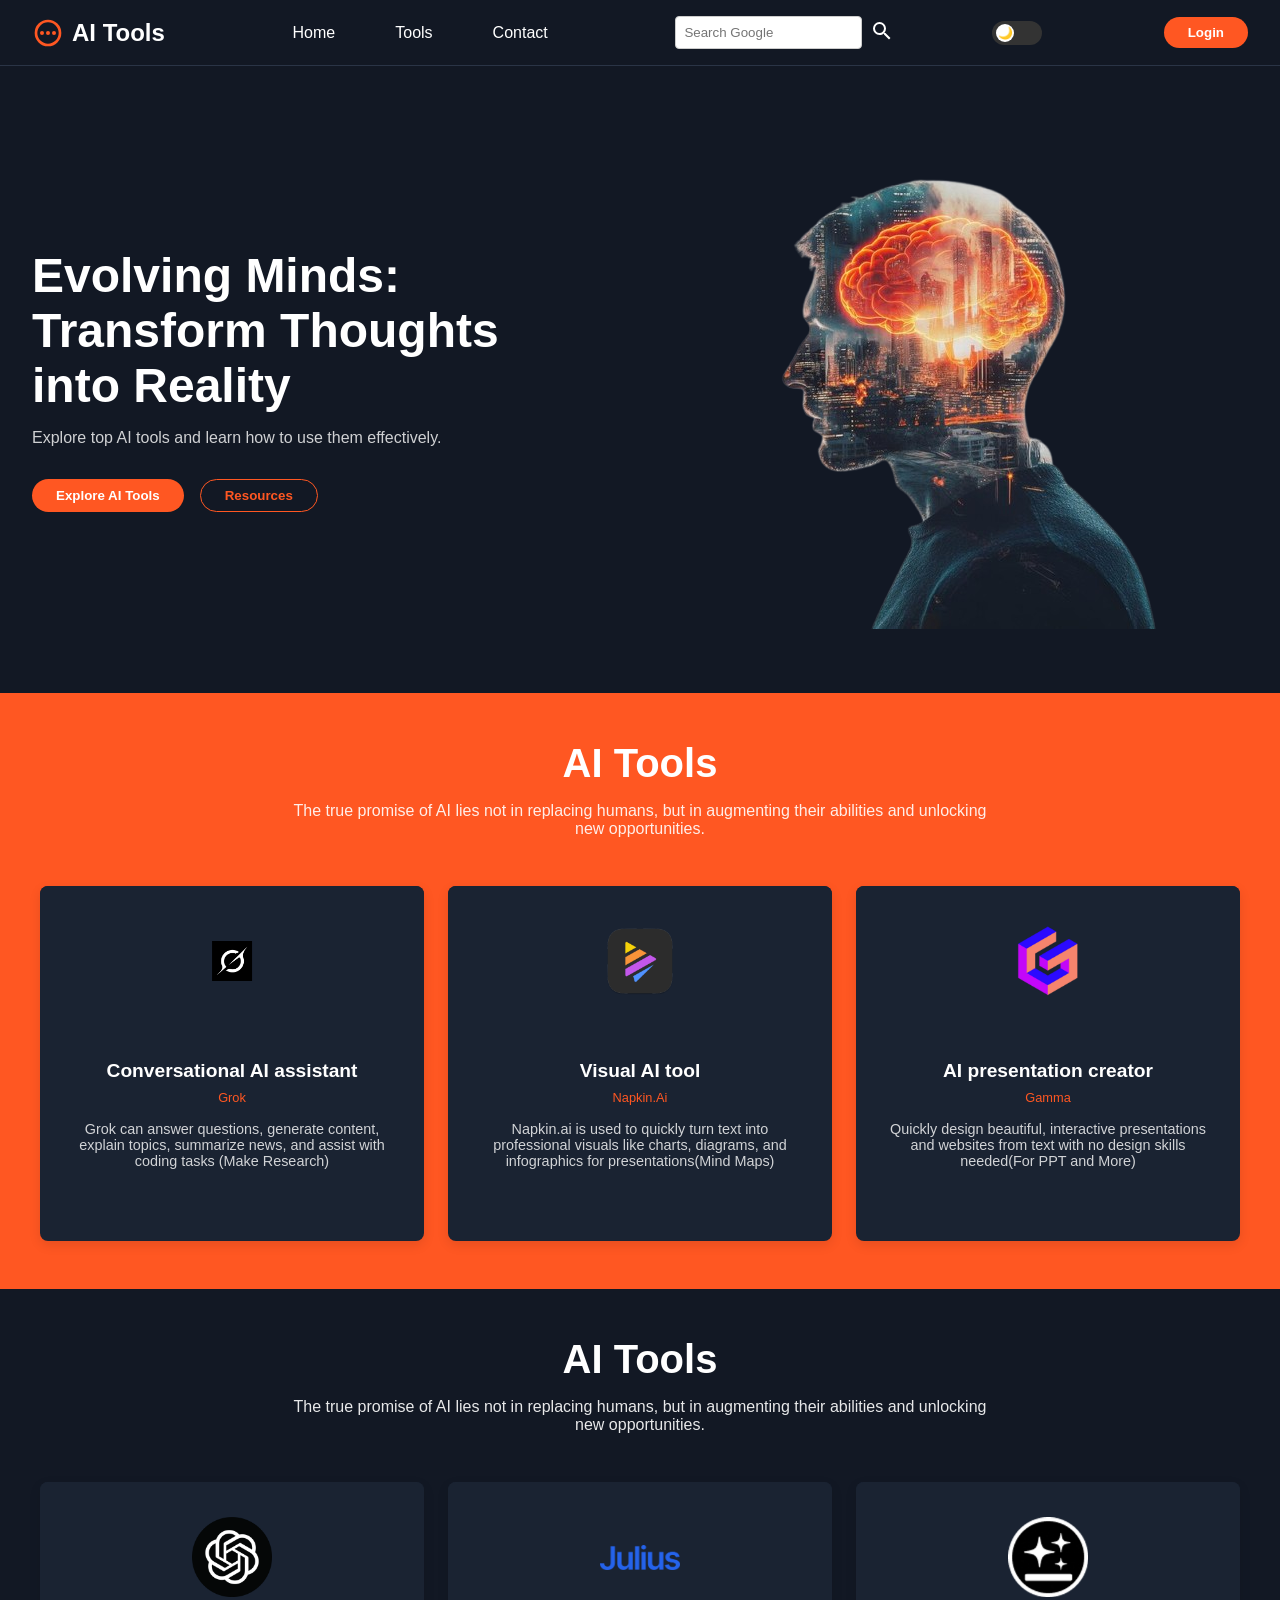
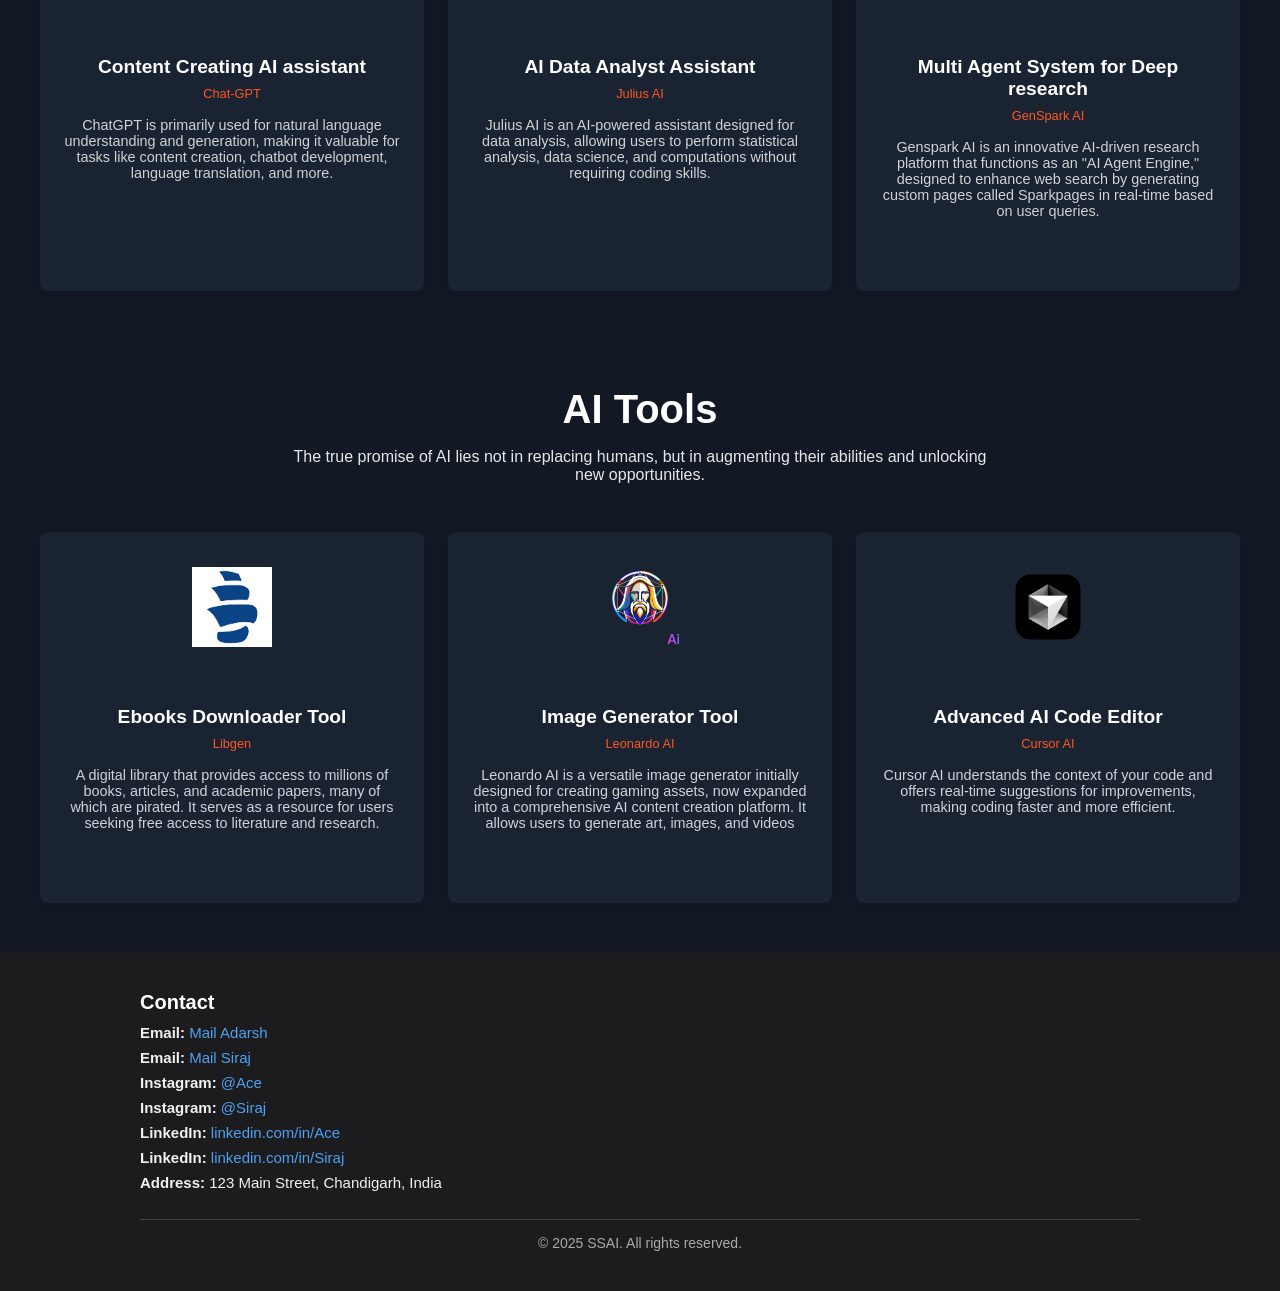
<file: index.html>
<!DOCTYPE html>
<html lang="en">

<head>
    <meta charset="UTF-8">
    <meta name="viewport" content="width=device-width, initial-scale=1.0">
    <title>AI Tools</title>
    <link rel="stylesheet" href="style.css">
</head>

<body>
    <header style="background-color: #121824;">
        <div class="logo">
            <svg class="logo-img" viewBox="0 0 24 24" fill="var(--primary-color)">
                <path
                    d="M12,2A10,10 0 0,1 22,12A10,10 0 0,1 12,22A10,10 0 0,1 2,12A10,10 0 0,1 12,2M12,4A8,8 0 0,0 4,12A8,8 0 0,0 12,20A8,8 0 0,0 20,12A8,8 0 0,0 12,4M12,10.5A1.5,1.5 0 0,1 13.5,12A1.5,1.5 0 0,1 12,13.5A1.5,1.5 0 0,1 10.5,12A1.5,1.5 0 0,1 12,10.5M7.5,10.5A1.5,1.5 0 0,1 9,12A1.5,1.5 0 0,1 7.5,13.5A1.5,1.5 0 0,1 6,12A1.5,1.5 0 0,1 7.5,10.5M16.5,10.5A1.5,1.5 0 0,1 18,12A1.5,1.5 0 0,1 16.5,13.5A1.5,1.5 0 0,1 15,12A1.5,1.5 0 0,1 16.5,10.5Z" />
            </svg>
            AI Tools
        </div>
        <nav>
            <ul>
                <li><a href="#" class="active">Home</a></li>
                <li><a href="#features">Tools</a></li>
                <li><a href="#footer">Contact</a></li>
            </ul>
        </nav>
      
            <div class="right-nav">
                <form action="https://www.google.com/search" method="get" style="display: flex; align-items: center;">
                    <input type="text" name="q" placeholder="Search Google" style="padding: 8px; border: 1px solid #ccc; border-radius: 4px; margin-right: 8px;">
                    <button type="submit" style="background: none; border: none; cursor: pointer;">
                        <svg viewBox="0 0 24 24" width="24" height="24" fill="var(--text-color)">
                            <path
                                d="M15.5 14h-.79l-.28-.27A6.471 6.471 0 0 0 16 9.5 6.5 6.5 0 1 0 9.5 16c1.61 0 3.09-.59 4.23-1.57l.27.28v.79l5 4.99L20.49 19l-4.99-5zm-6 0C7.01 14 5 11.99 5 9.5S7.01 5 9.5 5 14 7.01 14 9.5 11.99 14 9.5 14z" />
                        </svg>
                    </button>
                </form>
            </div>
            <label class="theme-toggle">
                <input type="checkbox" id="theme-toggle">
                <span class="toggle-slider"></span>
            </label>
            <a href="login.html" style="text-decoration: none; color: inherit;">
            <button class="btn btn-primary">Login</button>
        </a>
        </div>
    </header>

    <main>
        <section class="hero">
            <div class="hero-content">
                <h1>Evolving Minds: Transform Thoughts into Reality</h1>
                <p>Explore top AI tools and learn how to use them effectively.</p>
                <div class="hero-buttons">
                    <button class="btn btn-primary">Explore AI Tools</button>
                    <button class="btn btn-secondary">Resources</button>
                </div>
            </div>
            <div class="hero-image">
                <img src="head.png" alt="AI profile visualization">
            </div>
        </section>

        <section id="features" class="features">
            <h2>AI Tools</h2>
            <p>The true promise of AI lies not in replacing humans, but in augmenting their abilities and unlocking
                new opportunities.</p>

            <div class="cards">
                <div class="card">
                    <div class="card-image">
                        <img src="grok12.png" alt="Grok">
                    </div>

                    <a href="https://grok.com/" style="text-decoration: none; color: inherit;">
    
                    
                    <div class="card-content" >
                        <h3>Conversational AI assistant</h3>
                        <div class="subtitle">Grok</div>
                        <p>Grok can answer questions, generate content, explain topics, summarize news, and assist with coding tasks (Make Research)</p>
                    </div>
                </a>
                </div>

                <div class="card">
                    <div class="card-image">
                        <img src="napkin.png" alt="Napkin.ai" height="100">
                    </div>
                    <a href="https://www.napkin.ai/" style="text-decoration: none; color: inherit;">
                    <div class="card-content">
                        <h3>Visual AI tool</h3>
                        <div class="subtitle">Napkin.Ai</div>
                        <p>Napkin.ai is used to quickly turn text into professional visuals like charts, diagrams, and infographics for presentations(Mind Maps)</p>
                    </div>
                    </a>
                </div>

                <div class="card">
                    <div class="card-image">
                        <img src="gamma-1.png" alt="Gamma" width="100">
                    </div>
                    <a href="https://gamma.app/" style="text-decoration: none; color: inherit;">
                    <div class="card-content">
                        <h3>AI presentation creator</h3>
                        <div class="subtitle">Gamma</div>
                        <p>Quickly design beautiful, interactive presentations and websites from text with no design skills needed(For PPT and More)</p>
                    </div>
                
                </a>
                </div>
            
            </div>
        </section>


        <section class="job" >
            <h2>AI Tools</h2>
            <p>The true promise of AI lies not in replacing humans, but in augmenting their abilities and unlocking
                new opportunities.</p>

            <div class="cards">
                <div class="card">
                    <div class="card-image">
                        <img src="chatgpt1.png" alt="chatgpt1">
                    </div>
                    <a href="https://chatgpt.com/" style="text-decoration: none; color: inherit;">
                    <div class="card-content">
                        <h3>Content Creating AI assistant</h3>
                        <div class="subtitle">Chat-GPT</div>
                        <p>ChatGPT is primarily used for natural language understanding and generation, making it valuable for tasks like content creation, chatbot development, language translation, and more.</p>
                    </div>
                    </a>
                </div>

                <div class="card">
                    <div class="card-image">
                        <img src="julius.png" alt="julius" >
                    </div>
                    <a href="https://julius.ai/" style="text-decoration: none; color: inherit;">
                    <div class="card-content">
                        <h3>AI Data Analyst Assistant</h3>
                        <div class="subtitle">Julius AI</div>
                        <p>Julius AI is an AI-powered assistant designed for data analysis, allowing users to perform statistical analysis, data science, and computations without requiring coding skills.</p>
                    </div>
                </a>
                </div>

                <div class="card">
                    <div class="card-image">
                        <img src="genspark.png" alt="genspark">
                    </div>
                    <a href="https://www.genspark.ai/" style="text-decoration: none; color: inherit;">
                    <div class="card-content">
                        <h3>Multi Agent System for Deep research</h3>
                        <div class="subtitle">GenSpark AI</div>
                        <p>Genspark AI is an innovative AI-driven research platform that functions as an "AI Agent Engine," designed to enhance web search by generating custom pages called Sparkpages in real-time based on user queries.</p>
                    </div>
                </a>
                </div>
            </div>
            
        </section>
        
        <section class="features2">
            <h2>AI Tools</h2>
            <p>The true promise of AI lies not in replacing humans, but in augmenting their abilities and unlocking
                new opportunities.</p>

            <div class="cards">
                <div class="card">
                    <div class="card-image">
                        <img src="libgen.png" alt="libgen">
                    </div>
                    <a href="https://libgen.is/" style="text-decoration: none; color: inherit;">
                    <div class="card-content">
                        <h3>Ebooks Downloader Tool</h3>
                        <div class="subtitle">Libgen</div>
                        <p>A digital library that provides access to millions of books, articles, and academic papers, many of which are pirated. It serves as a resource for users seeking free access to literature and research.</p>
                    </div>
                </a>
                </div>

                <div class="card">
                    <div class="card-image">
                        <img src="leonardo.png" alt="leonardo" >
                    </div>
                    <a href="https://leonardo.ai/" style="text-decoration: none; color: inherit;">
                    <div class="card-content">
                        <h3>Image Generator Tool</h3>
                        <div class="subtitle">Leonardo AI</div>
                        <p>Leonardo AI is a versatile image generator initially designed for creating gaming assets, now expanded into a comprehensive AI content creation platform. It allows users to generate art, images, and videos</p>
                    </div>
                    </a>
                </div>

                <div class="card">
                    <div class="card-image">
                        <img src="cursor.png" alt="cursor" height="100px">
                    </div>
                    <a href="https://www.cursor.com/" style="text-decoration: none; color: inherit;">
                    <div class="card-content">
                        <h3>Advanced AI Code Editor</h3>
                        <div class="subtitle">Cursor AI</div>
                        <p> Cursor AI understands the context of your code and offers real-time suggestions for improvements, making coding faster and more efficient.
                    </div>
                    </a>
                </div>
            </div>
        </section>




        <!-- <footer>
            <section class="features" >
                
                
                    <div style="height: 200px;">
                        
                
                </div>
            </section>
        </footer> -->

        <footer id="footer" class="footer">
            <div class="footer-container">
              <div class="footer-contact">
                <h3>Contact</h3>
                <ul>
                  <li><strong>Email:</strong> <a href="adarshsinght56@gmail.com">Mail Adarsh</a></li>
                  <li><strong>Email:</strong> <a href="dasherthedeadly@gmail.com">Mail Siraj</a></li>
                  <li><strong>Instagram:</strong> <a href="https://www.instagram.com/ace_3_6_0?igsh=NmNxd3Bpem82bWp4" target="_blank">@Ace</a></li>
                  <li><strong>Instagram:</strong> <a href="https://www.instagram.com/siraj_.432?igsh=MWZmbno0dHg5Z2c3Nw==" target="_blank">@Siraj</a></li>
                  <li><strong>LinkedIn:</strong> <a href="https://www.linkedin.com/in/adarsh-kumar-singh-3685ab359?utm_source=share&utm_campaign=share_via&utm_content=profile&utm_medium=android_app" target="_blank">linkedin.com/in/Ace</a></li>
                  <li><strong>LinkedIn:</strong> <a href="https://www.linkedin.com/in/siraj-sharif-1431492bb?utm_source=share&utm_campaign=share_via&utm_content=profile&utm_medium=android_app" target="_blank">linkedin.com/in/Siraj</a></li>
                  <li><strong>Address:</strong> 123 Main Street, Chandigarh, India</li>
                </ul>
              </div>
          
              <div class="footer-bottom">
                <p>&copy; 2025 SSAI. All rights reserved.</p>
              </div>
            </div>
          </footer>
          


    </main>

    <script>
        // Theme toggle functionality
        const themeToggle = document.getElementById('theme-toggle');

        // Check for saved theme preference
        if (localStorage.getItem('theme') === 'light') {
            document.body.classList.add('light-theme');
            themeToggle.checked = true;
        }

        // Toggle theme when button is clicked
        themeToggle.addEventListener('change', function () {
            if (this.checked) {
                document.body.classList.add('light-theme');
                localStorage.setItem('theme', 'light');
            } else {
                document.body.classList.remove('light-theme');
                localStorage.setItem('theme', 'dark');
            }
        });
    </script>
</body>


</html>
</file>
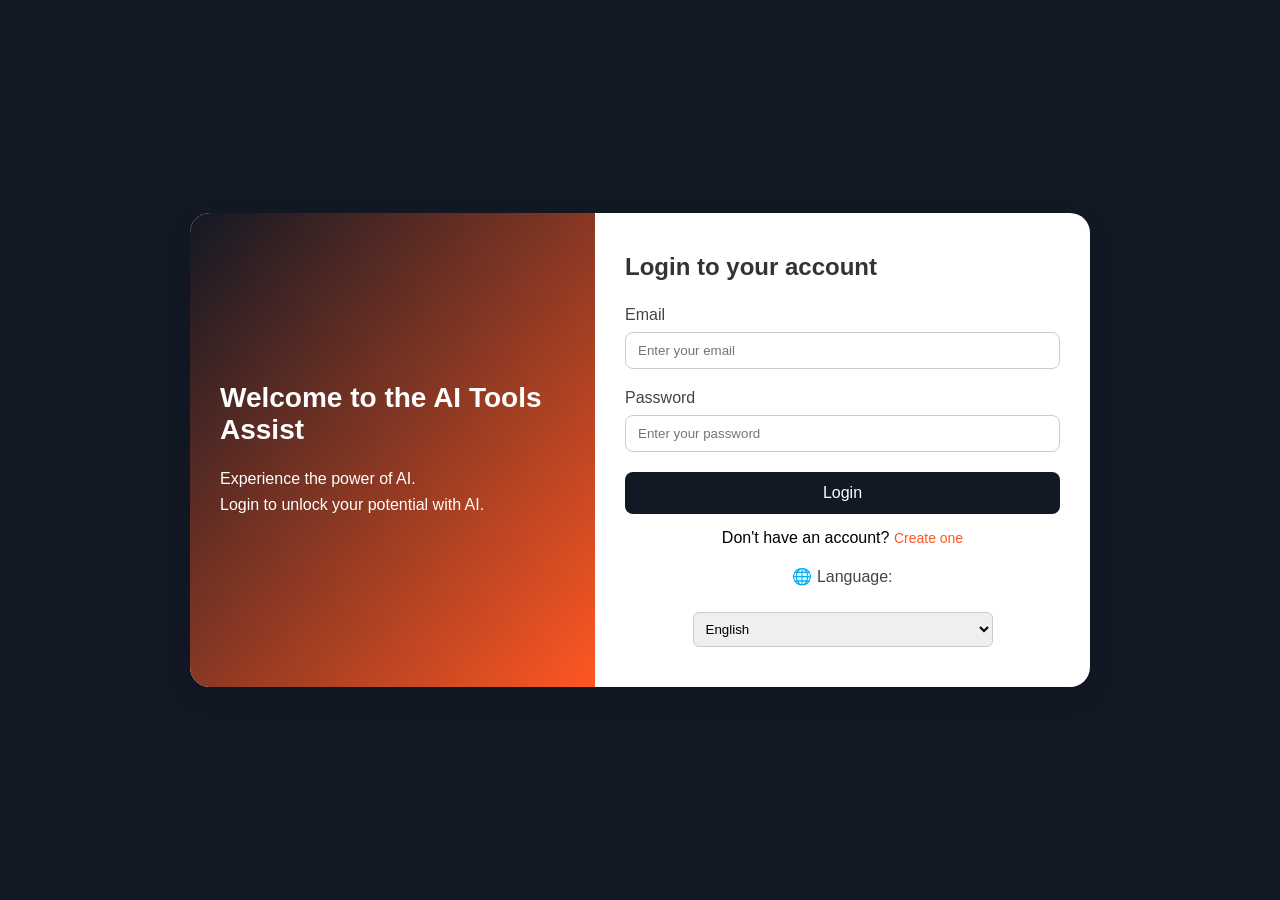
<file: login.html>
<!DOCTYPE html>
<html lang="en">
<head>
  <meta charset="UTF-8" />
  <meta name="viewport" content="width=device-width, initial-scale=1.0"/>
  <title>Login | AI Tools</title>
  <link rel="stylesheet" href="logincss.css">
    
</head>
<body>
  <div class="wrapper">
    <div class="side-panel">
      <h1>Welcome to the AI Tools Assist</h1>
      <p>Experience the power of AI.<br /> Login to unlock your potential with AI.</p>
    </div>
    <div class="form-container">
      <h2>Login to your account</h2>
      <form action="#">
        <label for="email">Email</label>
        <input type="email" id="email" placeholder="Enter your email" required />

        <label for="password">Password</label>
        <input type="password" id="password" placeholder="Enter your password" required />

        
        <button type="submit-btn" onclick="location.href='index.html'">Login
          <a href="index.html">

          </a>
        </button>
      </form>

      <div class="create-account">
        <p>Don't have an account? 
          <a href="signup.html">Create one</a>
        </p>
      </div>

      <!-- 🌍 Updated Language Dropdown -->
      <div class="language-selector">
        <label for="language">🌐 Language:</label><br>
        <select id="language">
          <!-- Indian Languages -->
          <option value="en">English</option>
          <option value="hi">Hindi</option>
          <option value="mr">Marathi</option>
          <option value="ta">Tamil</option>
          <option value="te">Telugu</option>
          <option value="kn">Kannada</option>
          <option value="ml">Malayalam</option>
          <option value="gu">Gujarati</option>
          <option value="pa">Punjabi</option>
          <option value="bn">Bengali</option>
          <option value="ur">Urdu</option>
          <option value="or">Odia</option>
          <option value="as">Assamese</option>

          <!-- International Languages -->
          <option value="es">Spanish</option>
          <option value="fr">French</option>
          <option value="de">German</option>
          <option value="zh">Chinese (Mandarin)</option>
          <option value="ja">Japanese</option>
          <option value="ko">Korean</option>
          <option value="ru">Russian</option>
          <option value="pt">Portuguese</option>
          <option value="ar">Arabic</option>
        </select>
      </div>
    </div>
  </div>
</body>
</html>
</file>
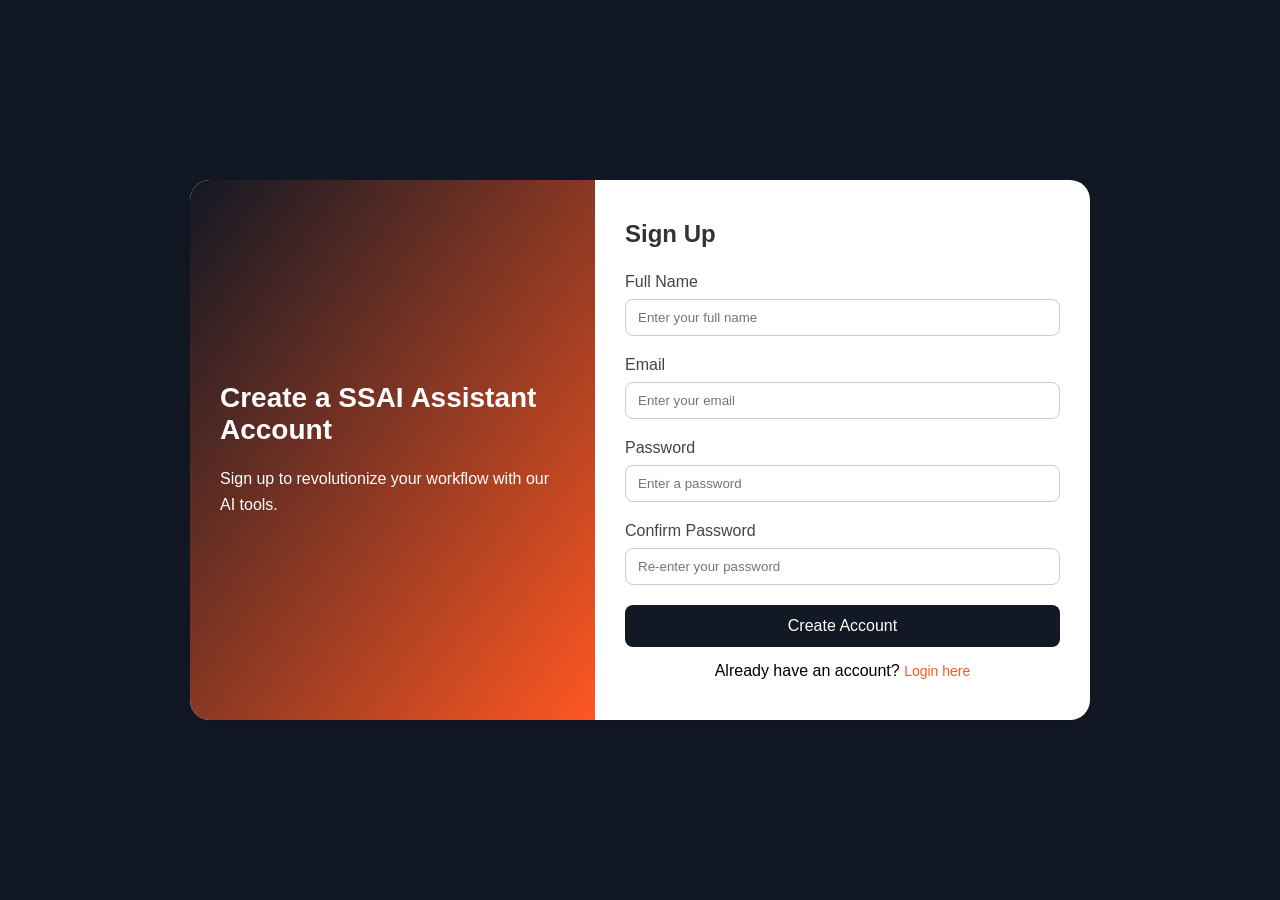
<file: signup.html>
<!DOCTYPE html>
<html lang="en">
<head>
  <meta charset="UTF-8" />
  <meta name="viewport" content="width=device-width, initial-scale=1.0"/>
  <title>Sign Up | AI Tools</title>
  <link rel="stylesheet" href="signup.css">
</head>
<body>
  <div class="wrapper">
    <div class="side-panel">
      <h1>Create a SSAI Assistant Account</h1>
      <p>Sign up to revolutionize your workflow with our AI tools.</p>
    </div>
    <div class="form-container">
      <h2>Sign Up</h2>
      <form action="#">
        <label for="name">Full Name</label>
        <input type="text" id="name" placeholder="Enter your full name" required />

        <label for="email">Email</label>
        <input type="email" id="email" placeholder="Enter your email" required />

        <label for="password">Password</label>
        <input type="password" id="password" placeholder="Enter a password" required />

        <label for="confirm-password">Confirm Password</label>
        <input type="password" id="confirm-password" placeholder="Re-enter your password" required />

        <button type="submit-btn" onclick="location.href='index.html'">Create Account
          <a href="index.html">

          </a>
        </button>
      </form>

      <div class="login-link">
        <p>Already have an account? 
          <a href="login.html">Login here</a>
        </p>
      </div>
    </div>
  </div>
</body>
</html>
</file>
<file: style.css>
:root {
    --primary-color: #ff5722;
    --text-color: #ffffff;
    --bg-color: #121824;
    --card-bg: #1a2332;
    --secondary-bg: #ff5722;
    --header-color: #ffffff;
    --border-color: #2a3446;
}

.light-theme {
    --primary-color: #ff5722;
    --text-color: #333333;
    --bg-color: #f5f5f7;
    --card-bg: #ffffff;
    --secondary-bg: #ff7342;
    --header-color: #121824;
    --border-color: #e0e0e0;
}

* {
    margin: 0;
    padding: 0;
    box-sizing: border-box;
    font-family: 'Segoe UI', Tahoma, Geneva, Verdana, sans-serif;
}

body {
    background-color: var(--bg-color);
    color: var(--text-color);
    transition: all 0.3s ease;
}

header {
    display: flex;
    justify-content: space-between;
    align-items: center;
    padding: 1rem 2rem;
    
    border-bottom: 1px solid var(--border-color);
    position: sticky;
    top: 0;
    z-index: 100;
}

.logo {
    display: flex;
    align-items: center;
    font-weight: bold;
    font-size: 1.5rem;
    color: var(--header-color);
}

.logo-img {
    width: 32px;
    height: 32px;
    margin-right: 8px;
}

nav ul {
    display: flex;
    list-style: none;
}

nav ul li {
    margin: 0 1rem;
}

nav ul li a {
    text-decoration: none;
    color: var(--text-color);
    font-weight: 500;
    position: relative;
    padding-bottom: 5px;
}
nav ul {
    list-style: none;
    padding: 0;
    margin: 0;
    display: flex;
}

nav ul li {
    margin: 0 15px; /* Adjust spacing between items */
}

nav ul li a {
    text-decoration: none;
    color: var(--text-color); /* Use your desired text color */
    padding: 10px 15px; /* Add padding for better click area */
    transition: background-color 0.3s, color 0.3s; /* Smooth transition for background and text color */
}

nav ul li a:hover {
    color: var(--primary-color); /* Change text color on hover */
    background-color: rgba(255, 255, 255, 0.1); /* Change background color on hover */
    border-radius: 5px; /* Optional: Add rounded corners */
}

/* nav ul li a.active {
    color: var(--primary-color);
} */

/* nav ul li a.active:after {
    content: '';
    position: absolute;
    bottom: 0;
    left: 0;
    width: 100%;
    height: 2px;
    background-color: var(--primary-color);
} */

.right-nav {
    display: flex;
    align-items: center;
}

.search-icon {
    margin-right: 1.5rem;
    cursor: pointer;
    font-size: 1.2rem;
}

.theme-toggle {
    margin-right: 1.5rem;
    cursor: pointer;
    position: relative;
    width: 50px;
    height: 24px;
}

.theme-toggle input {
    opacity: 0;
    width: 0;
    height: 0;
}

.toggle-slider {
    position: absolute;
    cursor: pointer;
    top: 0;
    left: 0;
    right: 0;
    bottom: 0;
    background-color: #333;
    border-radius: 24px;
    transition: 0.4s;
    display: flex;
    align-items: center;
    padding: 0 4px;
}

.toggle-slider:before {
    position: absolute;
    content: "🌙";
    height: 18px;
    width: 18px;
    left: 4px;
    bottom: 3px;
    background-color: white;
    border-radius: 50%;
    transition: 0.4s;
    display: flex;
    align-items: center;
    justify-content: center;
    font-size: 12px;
}

input:checked + .toggle-slider {
    background-color: #2196F3;
}

input:checked + .toggle-slider:before {
    transform: translateX(26px);
    content: "☀️";
}

.btn {
    padding: 0.5rem 1.5rem;
    border-radius: 50px;
    font-weight: 600;
    cursor: pointer;
    transition: all 0.3s ease;
}

.btn-primary {
    background-color: var(--primary-color);
    color: white;
    border: none;
}

.btn-primary:hover {
    background-color: #e64a19;
}

.hero {
    display: flex;
    padding: 4rem 2rem;
    align-items: center;
    justify-content: space-between;
}

.hero-content {
    width: 50%;
    padding-right: 2rem;
}

.hero-content h1 {
    font-size: 3rem;
    font-weight: 800;
    margin-bottom: 1rem;
    color: var(--header-color);
}

.hero-content p {
    font-size: 1rem;
    margin-bottom: 2rem;
    color: var(--text-color);
    opacity: 0.8;
}

.hero-buttons {
    display: flex;
    gap: 1rem;
}

.btn-secondary {
    background-color: transparent;
    border: 1px solid var(--primary-color);
    color: var(--primary-color);
}

.btn-secondary:hover {
    background-color: rgba(255, 87, 34, 0.1);
}

.hero-image {
    width: 50%;
    display: flex;
    justify-content: center;
}

.hero-image img {
    max-width: 100%;
    height: auto;
}
    .hero-image {
        overflow: hidden; /* Ensures that the image doesn't overflow the card */
    }
    
    .hero-image img {
        transition: transform 0.3s ease; /* Smooth transition for the scaling effect */
    }
    
    .hero-image:hover img {
        transform: scale(1.1); /* Scale the image to 110% on hover */
    }


/* first ppt */


.features {
    background-color: var(--secondary-bg);
    padding: 3rem 2rem;
    text-align: center;
}

.features h2 {
    font-size: 2.5rem;
    margin-bottom: 1rem;
    color: white;
}

.features p {
    font-size: 1rem;
    margin-bottom: 3rem;
    color: white;
    opacity: 0.9;
    max-width: 700px;
    margin-left: auto;
    margin-right: auto;
}

.cards {
    display: flex;
    justify-content: space-between;
    gap: 1.5rem;
    max-width: 1200px;
    margin: 0 auto;
}

.card {
    background-color: var(--card-bg);
    border-radius: 8px;
    overflow: hidden;
    box-shadow: 0 4px 12px rgba(0, 0, 0, 0.1);
    transition: transform 0.3s ease;
    flex: 1;
}

.card:hover {
    transform: translateY(-10px);
}

.card-image {
    height: 150px;
    display: flex;
    align-items: center;
    justify-content: center;
    background-color: var(--card-bg);
}

.card-image img {
    max-width: 80px;
    max-height: 80px;
}
.card-image {
    overflow: hidden; /* Ensures that the image doesn't overflow the card */
}

.card-image img {
    transition: transform 0.3s ease; /* Smooth transition for the scaling effect */
}

.card-image:hover img {
    transform: scale(1.1); /* Scale the image to 110% on hover */
}

.card-content {
    padding: 1.5rem;
}
.card-content {
    overflow: hidden; /* Ensures that the image doesn't overflow the card */
}

.card-content {
    transition: transform 0.3s ease; /* Smooth transition for the scaling effect */
}

.card-content:hover  {
    transform: scale(1.1); /* Scale the image to 110% on hover */
}

.card-content h3 {
    font-size: 1.2rem;
    margin-bottom: 0.5rem;
    font-weight: 700;
    color: var(--header-color);
}

.card-content .subtitle {
    font-size: 0.8rem;
    color: var(--primary-color);
    margin-bottom: 1rem;
}

.card-content p {
    font-size: 0.9rem;
    color: var(--text-color);
    opacity: 0.8;
}

@media (max-width: 768px) {
    header {
        flex-direction: column;
        align-items: flex-start;
    }

    nav ul {
        margin-top: 1rem;
    }

    .hero {
        flex-direction: column;
        padding: 2rem 1rem;
    }

    .hero-content, .hero-image {
        width: 100%;
        padding-right: 0;
    }

    .hero-image {
        margin-top: 2rem;
    }

    .cards {
        flex-direction: column;
    }
}


/* second section job */


.job {
    background-color: var();
    padding: 3rem 2rem;
    text-align: center;
}

.job h2 {
    font-size: 2.5rem;
    margin-bottom: 1rem;
    color: (#ff5722);
}

.job p {
    font-size: 1rem;
    margin-bottom: 3rem;
    color: (#ff5722);
    opacity: 0.9;
    max-width: 700px;
    margin-left: auto;
    margin-right: auto;
}

.cards {
    display: flex;
    justify-content: space-between;
    gap: 1.5rem;
    max-width: 1200px;
    margin: 0 auto;
}

.card {
    background-color: var(--card-bg);
    border-radius: 8px;
    overflow: hidden;
    box-shadow: 0 4px 12px rgba(0, 0, 0, 0.1);
    transition: transform 0.3s ease;
    flex: 1;
}

.card:hover {
    transform: translateY(-10px);
}

.card-image {
    height: 150px;
    display: flex;
    align-items: center;
    justify-content: center;
    background-color: var(--card-bg);
}

.card-image img {
    max-width: 80px;
    max-height: 80px;
}

.card-content {
    padding: 1.5rem;
}

.card-content h3 {
    font-size: 1.2rem;
    margin-bottom: 0.5rem;
    font-weight: 700;
    color: var(--header-color);
}

.card-content .subtitle {
    font-size: 0.8rem;
    color: var(--primary-color);
    margin-bottom: 1rem;
}

.card-content p {
    font-size: 0.9rem;
    color: var(--text-color);
    opacity: 0.8;
}

@media (max-width: 768px) {
    header {
        flex-direction: column;
        align-items: flex-start;
    }

    nav ul {
        margin-top: 1rem;
    }

    .hero {
        flex-direction: column;
        padding: 2rem 1rem;
    }

    .hero-content, .hero-image {
        width: 100%;
        padding-right: 0;
    }

    .hero-image {
        margin-top: 2rem;
    }

    .cards {
        flex-direction: column;
    }
}


/* third section */
.features2 {
    background-color: var();
    padding: 3rem 2rem;
    text-align: center;
}

.features2 h2 {
    font-size: 2.5rem;
    margin-bottom: 1rem;
    color: (#ff5722);
}

.features2 p {
    font-size: 1rem;
    margin-bottom: 3rem;
    color: (#ff5722);
    opacity: 0.9;
    max-width: 700px;
    margin-left: auto;
    margin-right: auto;
}

.cards {
    display: flex;
    justify-content: space-between;
    gap: 1.5rem;
    max-width: 1200px;
    margin: 0 auto;
}

.card {
    background-color: var(--card-bg);
    border-radius: 8px;
    overflow: hidden;
    box-shadow: 0 4px 12px rgba(0, 0, 0, 0.1);
    transition: transform 0.3s ease;
    flex: 1;
}

.card:hover {
    transform: translateY(-10px);
}

.card-image {
    height: 150px;
    display: flex;
    align-items: center;
    justify-content: center;
    background-color: var(--card-bg);
}

.card-image img {
    max-width: 80px;
    max-height: 80px;
}

.card-content {
    padding: 1.5rem;
}

.card-content h3 {
    font-size: 1.2rem;
    margin-bottom: 0.5rem;
    font-weight: 700;
    color: var(--header-color);
}

.card-content .subtitle {
    font-size: 0.8rem;
    color: var(--primary-color);
    margin-bottom: 1rem;
}

.card-content p {
    font-size: 0.9rem;
    color: var(--text-color);
    opacity: 0.8;
}

@media (max-width: 768px) {
    header {
        flex-direction: column;
        align-items: flex-start;
    }

    nav ul {
        margin-top: 1rem;
    }

    .hero {
        flex-direction: column;
        padding: 2rem 1rem;
    }

    .hero-content, .hero-image {
        width: 100%;
        padding-right: 0;
    }

    .hero-image {
        margin-top: 2rem;
    }

    .cards {
        flex-direction: column;
    }
}


/* footer */
.footer {
    background-color: #1c1c1e;
    color: #f1f1f1;
    padding: 40px 20px;
    font-family: 'Segoe UI', Tahoma, Geneva, Verdana, sans-serif;
  }
  
  .footer-container {
    max-width: 1000px;
    margin: auto;
    display: flex;
    flex-direction: column;
    gap: 20px;
  }
  
  .footer-contact h3 {
    font-size: 20px;
    margin-bottom: 10px;
    color: #ffffff;
  }
  
  .footer-contact ul {
    list-style: none;
    padding: 0;
    margin: 0;
  }
  
  .footer-contact li {
    margin-bottom: 8px;
    font-size: 15px;
  }
  
  .footer-contact a {
    color: #4ea1f3;
    text-decoration: none;
  }
  
  .footer-contact a:hover {
    text-decoration: underline;
  }
  
  .footer-bottom {
    border-top: 1px solid #444;
    padding-top: 15px;
    font-size: 14px;
    color: #aaa;
    text-align: center;
  }
</file>
<file: logincss.css>
* {
    box-sizing: border-box;
    margin: 0;
    padding: 0;
    font-family: 'Segoe UI', sans-serif;
  }

  body {
    background: #121824;
    height: 100vh;
    display: flex;
    align-items: center;
    justify-content: center;
  }

  .wrapper {
    background: #fff;
    box-shadow: 0 10px 30px rgba(0,0,0,0.1);
    border-radius: 20px;
    display: flex;
    overflow: hidden;
    max-width: 900px;
    width: 100%;
  }

  .side-panel {
    background: linear-gradient(to bottom right, #121824, #ff5722);
    color: white;
    padding: 40px 30px;
    width: 45%;
    display: flex;
    flex-direction: column;
    justify-content: center;
  }

  .side-panel h1 {
    font-size: 28px;
    margin-bottom: 20px;
  }

  .side-panel p {
    font-size: 16px;
    line-height: 1.6;
  }

  .form-container {
    padding: 40px 30px;
    width: 55%;
  }

  .form-container h2 {
    margin-bottom: 25px;
    font-size: 24px;
    color: #333;
  }

  .form-container label {
    display: block;
    margin-bottom: 8px;
    color: #444;
    font-weight: 500;
  }

  .form-container input {
    width: 100%;
    padding: 10px 12px;
    margin-bottom: 20px;
    border: 1px solid #ccc;
    border-radius: 8px;
    transition: border-color 0.3s;
  }

  .form-container input:focus {
    outline: none;
    border-color: #6fb1fc;
  }

  .form-container button {
    width: 100%;
    background-color: #121824;
    color: white;
    padding: 12px;
    border: none;
    border-radius: 8px;
    cursor: pointer;
    font-size: 16px;
    transition: background-color 0.3s;
  }

  .form-container button:hover {
    background-color: #ff5722;
  }

  .form-container .create-account {
    text-align: center;
    margin-top: 15px;
  }

  .form-container .create-account a {
    color: #ff5722;
    text-decoration: none;
    font-weight: 500;
    font-size: 14px;
  }

  .language-selector {
    margin-top: 20px;
    text-align: center;
  }

  .language-selector select {
    padding: 8px;
    border-radius: 6px;
    border: 1px solid #ccc;
    width: 80%;
    max-width: 300px;
  }

  @media (max-width: 768px) {
    .wrapper {
      flex-direction: column;
    }

    .side-panel, .form-container {
      width: 100%;
    }

    .side-panel {
      text-align: center;
      padding: 30px;
    }
  }
</file>
<file: signup.css>
* {
      box-sizing: border-box;
      margin: 0;
      padding: 0;
      font-family: 'Segoe UI', sans-serif;
    }

    body {
      background: #121824;
      height: 100vh;
      display: flex;
      align-items: center;
      justify-content: center;
    }

    .wrapper {
      background: #fff;
      box-shadow: 0 10px 30px rgba(0,0,0,0.1);
      border-radius: 20px;
      display: flex;
      overflow: hidden;
      max-width: 900px;
      width: 100%;
    }

    .side-panel {
      background: linear-gradient(to bottom right, #121824, #ff5722);
      color: white;
      padding: 40px 30px;
      width: 45%;
      display: flex;
      flex-direction: column;
      justify-content: center;
    }

    .side-panel h1 {
      font-size: 28px;
      margin-bottom: 20px;
    }

    .side-panel p {
      font-size: 16px;
      line-height: 1.6;
    }

    .form-container {
      padding: 40px 30px;
      width: 55%;
    }

    .form-container h2 {
      margin-bottom: 25px;
      font-size: 24px;
      color: #333;
    }

    .form-container label {
      display: block;
      margin-bottom: 8px;
      color: #444;
      font-weight: 500;
    }

    .form-container input {
      width: 100%;
      padding: 10px 12px;
      margin-bottom: 20px;
      border: 1px solid #ccc;
      border-radius: 8px;
      transition: border-color 0.3s;
    }

    .form-container input:focus {
      outline: none;
      border-color: #6fb1fc;
    }

    .form-container button {
      width: 100%;
      background-color: #121824;
      color: white;
      padding: 12px;
      border: none;
      border-radius: 8px;
      cursor: pointer;
      font-size: 16px;
      transition: background-color 0.3s;
    }

    .form-container button:hover {
      background-color: #ff5722;
    }

    .form-container .login-link {
      text-align: center;
      margin-top: 15px;
    }

    .form-container .login-link a {
      color: #ff5722;
      text-decoration: none;
      font-weight: 500;
      font-size: 14px;
    }

    @media (max-width: 768px) {
      .wrapper {
        flex-direction: column;
      }

      .side-panel, .form-container {
        width: 100%;
      }

      .side-panel {
        text-align: center;
        padding: 30px;
      }
    }
</file>
